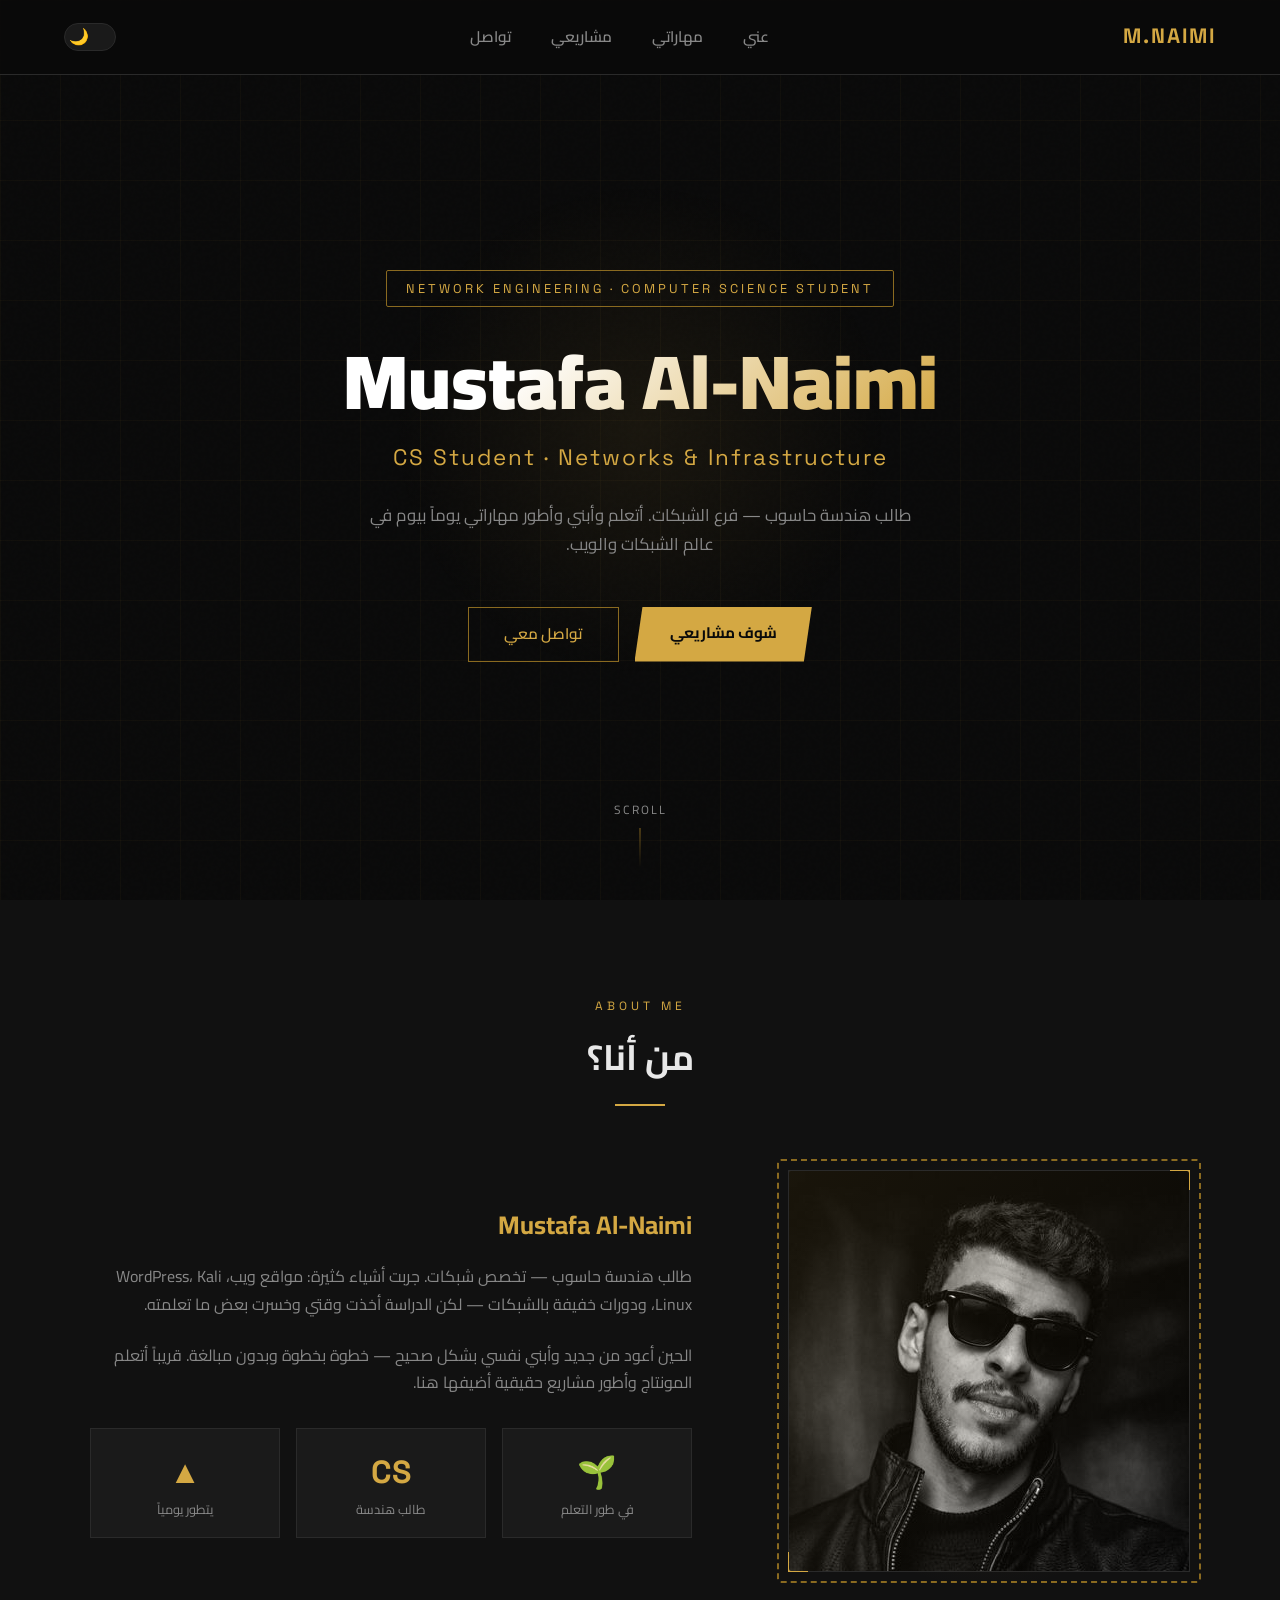
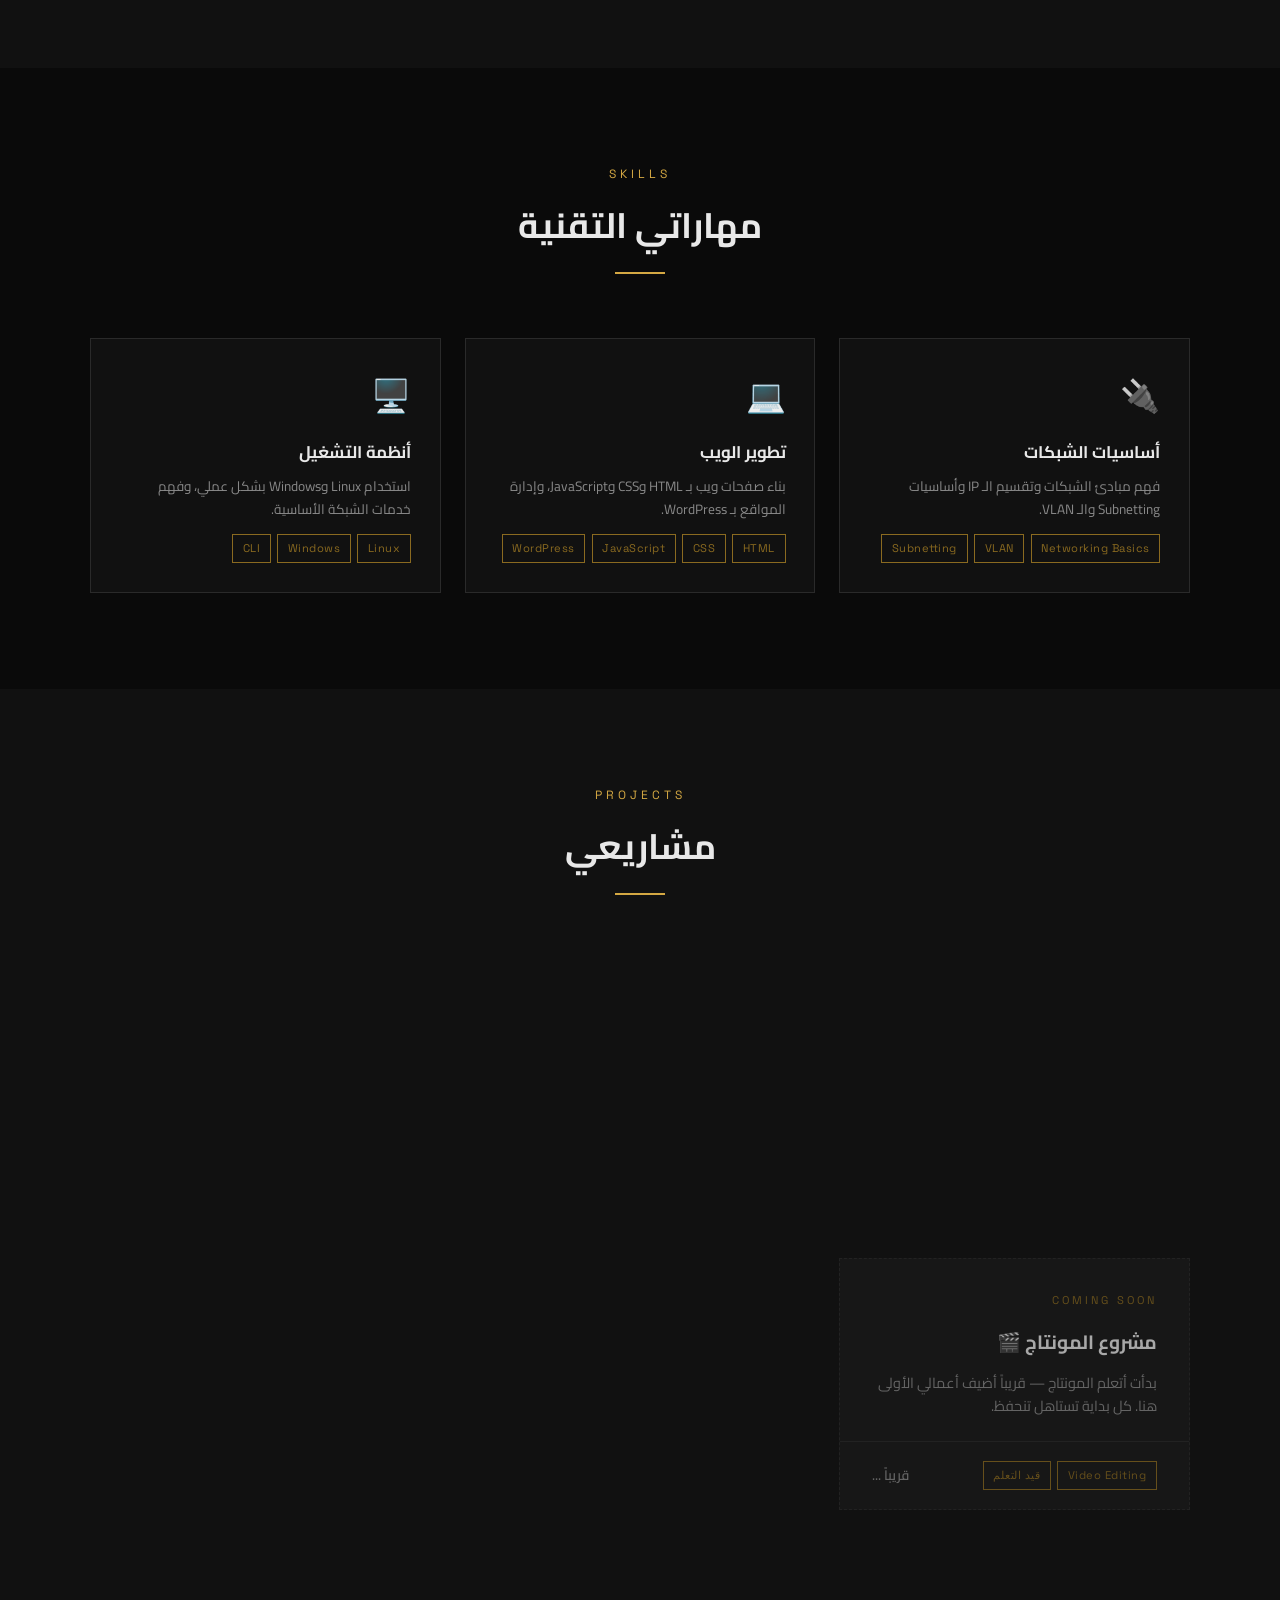
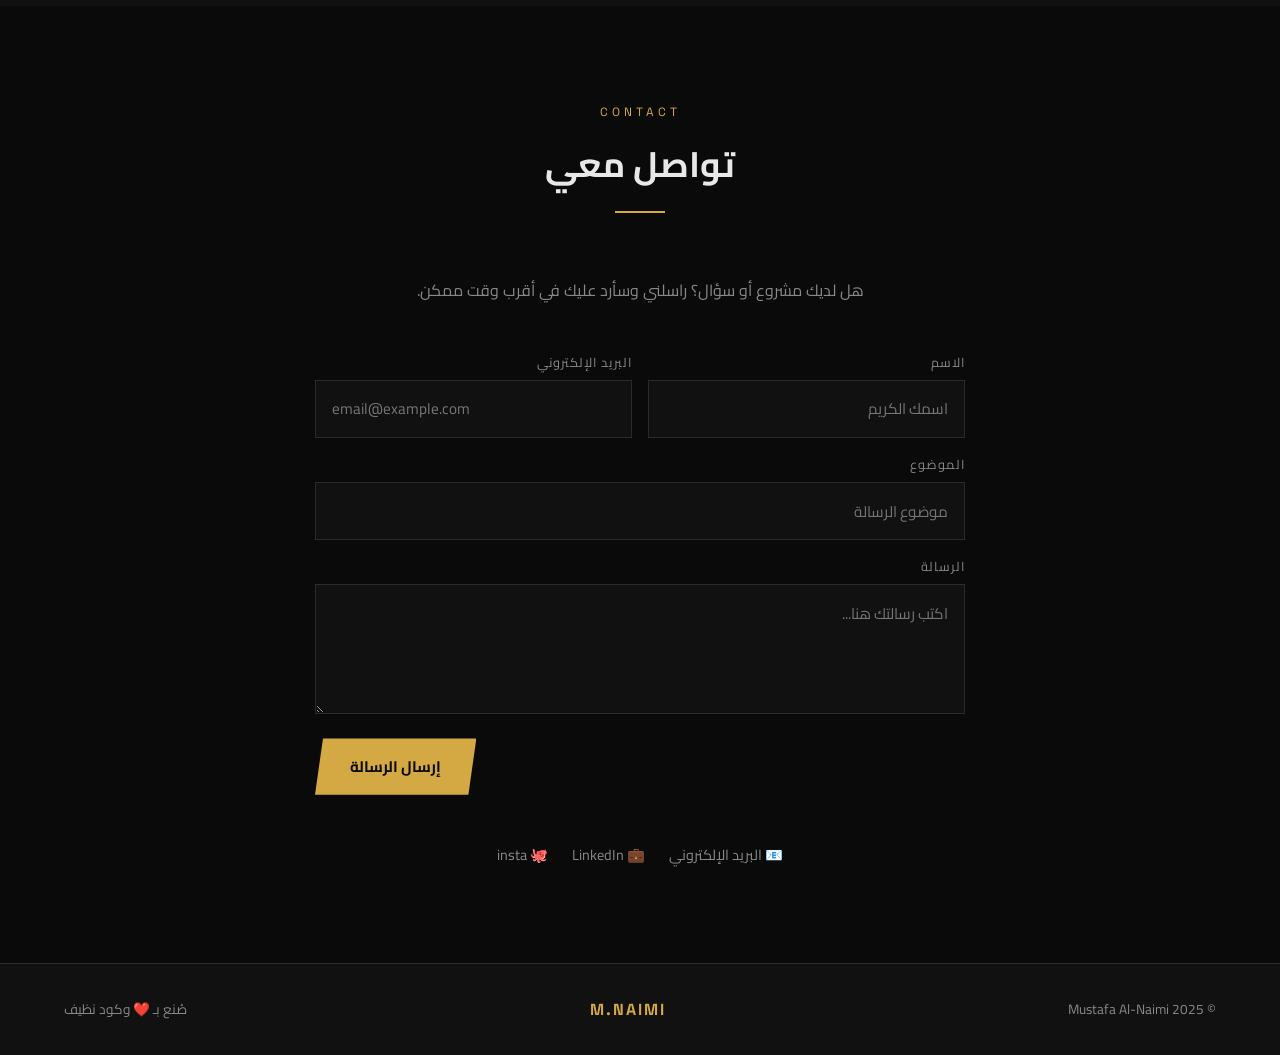
<file: index.html>
<!DOCTYPE html>
<html lang="ar" dir="rtl">
<head>
  <meta charset="UTF-8" />
  <meta name="viewport" content="width=device-width, initial-scale=1.0" />
  <title>Mustafa Al-Naimi | Network Engineer</title>
  <link rel="stylesheet" href="styke.css"/>
  <link href="https://fonts.googleapis.com/css2?family=Cairo:wght@300;400;600;700;900&family=Space+Grotesk:wght@400;600;700&display=swap" rel="stylesheet" />
</head>
<body>

  <!-- NAVBAR -->
  <nav>
    <a href="#hero" class="logo">M.NAIMI</a>
    <ul class="nav-links" id="navLinks">
      <li><a href="#about">عني</a></li>
      <li><a href="#skills">مهاراتي</a></li>
      <li><a href="#projects">مشاريعي</a></li>
      <li><a href="#contact">تواصل</a></li>
    </ul>
    <div style="display:flex;align-items:center;gap:0.6rem;">
      <button class="theme-toggle" id="themeToggle" title="تبديل الوضع">
        <span class="icon">🌙</span>
      </button>
      <button class="hamburger" id="hamburger" aria-label="القائمة">
        <span></span><span></span><span></span>
      </button>
    </div>
  </nav>

  <!-- HERO -->
  <section id="hero">
    <div class="hero-content">
      <div class="hero-badge">Network Engineering · Computer Science Student</div>
      <h1 class="hero-name">Mustafa Al-Naimi</h1>
      <p class="hero-title">CS Student · Networks & Infrastructure</p>
      <p class="hero-desc">
        طالب هندسة حاسوب — فرع الشبكات. أتعلم وأبني وأطور مهاراتي يوماً بيوم في عالم الشبكات والويب.
      </p>
      <div class="hero-cta">
        <a href="#projects" class="btn-primary">شوف مشاريعي</a>
        <a href="#contact" class="btn-outline">تواصل معي</a>
      </div>
    </div>
    <div class="scroll-hint">SCROLL</div>
  </section>

  <!-- ABOUT -->
  <section id="about">
    <div class="section-header fade-up">
      <p class="section-label">About Me</p>
      <h2 class="section-title">من أنا؟</h2>
      <div class="section-line"></div>
    </div>
    <div class="about-grid">
      <div class="about-avatar fade-up">
        <div class="avatar-frame">
          <div class="avatar-glow"></div>
          <div class="avatar-ring"></div>
          <div class="avatar-dot"></div>
          <div class="avatar-dot"></div>
          <div class="avatar-dot"></div>
          <!-- ضع رابط صورتك هنا بدل الإيموجي -->
          <img
            src="[data-uri]"
            alt="Mustafa Al-Naimi"
            class="avatar-img"
            id="profileImg"
          />
          <div class="avatar-corner tl"></div>
          <div class="avatar-corner br"></div>
        </div>
      </div>
      <div class="about-text fade-up">
        <h3>Mustafa Al-Naimi</h3>
        <p>
          طالب هندسة حاسوب — تخصص شبكات. جربت أشياء كثيرة: مواقع ويب، WordPress، Kali Linux، ودورات خفيفة بالشبكات — لكن الدراسة أخذت وقتي وخسرت بعض ما تعلمته.
        </p>
        <p>
          الحين أعود من جديد وأبني نفسي بشكل صحيح — خطوة بخطوة وبدون مبالغة. قريباً أتعلم المونتاج وأطور مشاريع حقيقية أضيفها هنا.
        </p>
        <div class="about-stats">
          <div class="stat-box">
            <div class="stat-num">🌱</div>
            <div class="stat-label">في طور التعلم</div>
          </div>
          <div class="stat-box">
            <div class="stat-num">CS</div>
            <div class="stat-label">طالب هندسة</div>
          </div>
          <div class="stat-box">
            <div class="stat-num">▲</div>
            <div class="stat-label">يتطور يومياً</div>
          </div>
        </div>
      </div>
    </div>
  </section>

  <!-- SKILLS -->
  <section id="skills">
    <div class="section-header fade-up">
      <p class="section-label">Skills</p>
      <h2 class="section-title">مهاراتي التقنية</h2>
      <div class="section-line"></div>
    </div>
    <div class="skills-grid">
      <div class="skill-card fade-up">
        <div class="skill-icon">🔌</div>
        <div class="skill-name">أساسيات الشبكات</div>
        <p style="color:var(--text-muted);font-size:0.85rem;">فهم مبادئ الشبكات وتقسيم الـ IP وأساسيات Subnetting والـ VLAN.</p>
        <div class="skill-tags">
          <span class="tag">Networking Basics</span>
          <span class="tag">VLAN</span>
          <span class="tag">Subnetting</span>
        </div>
      </div>
      <div class="skill-card fade-up">
        <div class="skill-icon">💻</div>
        <div class="skill-name">تطوير الويب</div>
        <p style="color:var(--text-muted);font-size:0.85rem;">بناء صفحات ويب بـ HTML وCSS وJavaScript، وإدارة المواقع بـ WordPress.</p>
        <div class="skill-tags">
          <span class="tag">HTML</span>
          <span class="tag">CSS</span>
          <span class="tag">JavaScript</span>
          <span class="tag">WordPress</span>
        </div>
      </div>
      <div class="skill-card fade-up">
        <div class="skill-icon">🖥️</div>
        <div class="skill-name">أنظمة التشغيل</div>
        <p style="color:var(--text-muted);font-size:0.85rem;">استخدام Linux وWindows بشكل عملي، وفهم خدمات الشبكة الأساسية.</p>
        <div class="skill-tags">
          <span class="tag">Linux</span>
          <span class="tag">Windows</span>
          <span class="tag">CLI</span>
        </div>
      </div>
    </div>
  </section>

  <!-- PROJECTS -->
  <section id="projects">
    <div class="section-header fade-up">
      <p class="section-label">Projects</p>
      <h2 class="section-title">مشاريعي</h2>
      <div class="section-line"></div>
    </div>
    <div class="projects-grid">

      <div class="project-card fade-up">
        <div class="project-top">
          <div class="project-num">PROJECT · 01</div>
          <div class="project-name">مواقع ويب بسيطة</div>
          <p class="project-desc">بنيت عدة صفحات ويب باستخدام HTML وCSS وشوية JavaScript — تجارب شخصية ساعدتني أفهم كيف تشتغل المواقع من الداخل.</p>
        </div>
        <div class="project-bottom">
          <div class="project-tech">
            <span class="tag">HTML</span>
            <span class="tag">CSS</span>
            <span class="tag">JavaScript</span>
          </div>
          <a href="#" class="project-link">شوف →</a>
        </div>
      </div>

      <div class="project-card fade-up">
        <div class="project-top">
          <div class="project-num">PROJECT · 02</div>
          <div class="project-name">مواقع WordPress</div>
          <p class="project-desc">جربت بناء وإدارة مواقع بـ WordPress — من اختيار القالب لضبط الإضافات وتخصيص التصميم.</p>
        </div>
        
        <div class="project-bottom">
          <div class="project-tech">
            <span class="tag">WordPress</span>
            <span class="tag">CMS</span>
          </div>
          <a href="#" class="project-link">شوف →</a>
        </div>
      </div>

      <div class="project-card fade-up">
        <div class="project-top">
          <div class="project-num">PROJECT · 03</div>
          <div class="project-name">تجارب على Kali Linux</div>
          <p class="project-desc">تعلمت أساسيات Kali Linux وجربت بعض أدوات الشبكات والأمن — دورات خفيفة كبداية في عالم الأمن السيبراني.</p>
        </div>
        <div class="project-bottom">
          <div class="project-tech">
            <span class="tag">Kali Linux</span>
            <span class="tag">CLI</span>
            <span class="tag">Networking</span>
          </div>
          <a href="#" class="project-link">شوف →</a>
        </div>
      </div>

      <div class="project-card fade-up" style="border-style: dashed; opacity: 0.7;">
        <div class="project-top">
          <div class="project-num">COMING SOON</div>
          <div class="project-name">مشروع المونتاج 🎬</div>
          <p class="project-desc">بدأت أتعلم المونتاج — قريباً أضيف أعمالي الأولى هنا. كل بداية تستاهل تنحفظ.</p>
        </div>
        <div class="project-bottom">
          <div class="project-tech">
            <span class="tag">Video Editing</span>
            <span class="tag">قيد التعلم</span>
          </div>
          <a href="#" class="project-link" style="color:var(--text-muted)">قريباً ...</a>
        </div>
      </div>


    </div>
  </section>

  <!-- CONTACT -->
  <section id="contact">
    <div class="section-header fade-up">
      <p class="section-label">Contact</p>
      <h2 class="section-title">تواصل معي</h2>
      <div class="section-line"></div>
    </div>
    <div class="contact-inner">
      <p>هل لديك مشروع أو سؤال؟ راسلني وسأرد عليك في أقرب وقت ممكن.</p>
      <div class="contact-form fade-up">
        <div class="form-row">
          <div class="form-group">
            <label>الاسم</label>
            <input type="text" placeholder="اسمك الكريم" />
          </div>
          <div class="form-group">
            <label>البريد الإلكتروني</label>
            <input type="email" placeholder="email@example.com" dir="ltr" />
          </div>
        </div>
        <div class="form-group">
          <label>الموضوع</label>
          <input type="text" placeholder="موضوع الرسالة" />
        </div>
        <div class="form-group">
          <label>الرسالة</label>
          <textarea placeholder="اكتب رسالتك هنا..."></textarea>
        </div>
        <button class="btn-primary" style="align-self:flex-end;margin-top:0.5rem;">إرسال الرسالة</button>
      </div>

      <div class="contact-links">
        <a href=" mailto:mostafaneamy19@gmail.com" class="contact-link">📧 البريد الإلكتروني</a>
        <a href="#" class="contact-link">💼 LinkedIn</a>
        <a href="mailto:mustafa_naimii" class="contact-link">🐙 insta</a>
      </div>
    </div>
  </section>

  <!-- FOOTER -->
  <footer>
    <p>© 2025 Mustafa Al-Naimi</p>
    <span class="footer-logo">M.NAIMI</span>
    <p>صُنع بـ ❤️ وكود نظيف</p>
  </footer>

  <script>
    // ── HAMBURGER MENU ──
    const hamburger = document.getElementById('hamburger');
    const navMenu = document.getElementById('navLinks');

    hamburger.addEventListener('click', () => {
      hamburger.classList.toggle('open');
      navMenu.classList.toggle('open');
    });

    navMenu.querySelectorAll('a').forEach(link => {
      link.addEventListener('click', () => {
        hamburger.classList.remove('open');
        navMenu.classList.remove('open');
      });
    });

    // ── THEME TOGGLE ──
    const toggleBtn = document.getElementById('themeToggle');
    const icon = toggleBtn.querySelector('.icon');
    const saved = localStorage.getItem('theme');
    if (saved === 'light') { document.body.classList.add('light'); icon.textContent = '☀️'; }

    toggleBtn.addEventListener('click', () => {
      const isLight = document.body.classList.toggle('light');
      icon.textContent = isLight ? '☀️' : '🌙';
      localStorage.setItem('theme', isLight ? 'light' : 'dark');
    });

    // ── SCROLL FADE-IN ──
    const observer = new IntersectionObserver((entries) => {
      entries.forEach((entry, i) => {
        if (entry.isIntersecting) {
          setTimeout(() => entry.target.classList.add('visible'), i * 100);
        }
      });
    }, { threshold: 0.1 });

    document.querySelectorAll('.fade-up').forEach(el => observer.observe(el));

    // ── NAVBAR ACTIVE LINK ──
    const sections = document.querySelectorAll('section[id]');
    const navLinks = document.querySelectorAll('.nav-links a');

    window.addEventListener('scroll', () => {
      let current = '';
      sections.forEach(sec => {
        if (window.scrollY >= sec.offsetTop - 100) current = sec.id;
      });
      navLinks.forEach(link => {
        link.style.color = link.getAttribute('href') === `#${current}` ? 'var(--gold)' : '';
      });
    });
  </script>
</body>
</html>
</file>
<file: styke.css>
:root {
      --gold: #D4A843;
      --gold-light: #F0C96A;
      --gold-dim: #8A6A20;
      --black: #0A0A0A;
      --surface: #111111;
      --surface2: #1A1A1A;
      --border: #2A2A2A;
      --text: #E8E8E8;
      --text-muted: #888;
      --font-ar: 'Cairo', sans-serif;
      --font-en: 'Space Grotesk', sans-serif;
      --nav-bg: rgba(10,10,10,0.85);
      --transition-theme: background 0.4s ease, color 0.4s ease, border-color 0.4s ease;
    }

    /* ── LIGHT MODE ── */
    body.light {
      --black: #F5F5F0;
      --surface: #EAEAE4;
      --surface2: #DEDED8;
      --border: #C8C8C0;
      --text: #1A1A1A;
      --text-muted: #555;
      --nav-bg: rgba(245,245,240,0.9);
    }

    body { transition: var(--transition-theme); }
    body.light nav { background: var(--nav-bg); }

    /* ── THEME TOGGLE ── */
    .theme-toggle {
      background: var(--surface2);
      border: 1px solid var(--border);
      cursor: pointer;
      width: 52px; height: 28px;
      border-radius: 14px;
      position: relative;
      transition: all 0.3s;
      flex-shrink: 0;
    }

    .theme-toggle .icon {
      position: absolute;
      top: 50%; left: 4px;
      transform: translateY(-50%);
      font-size: 1rem;
      transition: left 0.3s;
      line-height: 1;
    }

    body.light .theme-toggle .icon { left: calc(100% - 24px); }

    body.light .hero-name {
      background: linear-gradient(135deg, #1A1A1A 30%, var(--gold) 100%);
      -webkit-background-clip: text;
      -webkit-text-fill-color: transparent;
      background-clip: text;
    }

    *, *::before, *::after { margin: 0; padding: 0; box-sizing: border-box; }

    html { scroll-behavior: smooth; }

    body {
      background: var(--black);
      color: var(--text);
      font-family: var(--font-ar);
      line-height: 1.7;
      overflow-x: hidden;
    }

    /* ── NOISE TEXTURE OVERLAY ── */
    body::before {
      content: '';
      position: fixed;
      inset: 0;
      background-image: url("data:image/svg+xml,%3Csvg viewBox='0 0 256 256' xmlns='http://www.w3.org/2000/svg'%3E%3Cfilter id='noise'%3E%3CfeTurbulence type='fractalNoise' baseFrequency='0.9' numOctaves='4' stitchTiles='stitch'/%3E%3C/filter%3E%3Crect width='100%25' height='100%25' filter='url(%23noise)' opacity='0.03'/%3E%3C/svg%3E");
      pointer-events: none;
      z-index: 0;
      opacity: 0.4;
    }

    /* ── NAVBAR ── */
    nav {
      position: fixed;
      top: 0; left: 0; right: 0;
      z-index: 100;
      display: flex;
      justify-content: space-between;
      align-items: center;
      padding: 1.2rem 4rem;
      background: var(--nav-bg);
      backdrop-filter: blur(12px);
      border-bottom: 1px solid var(--border);
    }

    .logo {
      font-family: var(--font-en);
      font-size: 1.3rem;
      font-weight: 700;
      color: var(--gold);
      letter-spacing: 2px;
      text-decoration: none;
    }

    .nav-links {
      display: flex;
      gap: 2.5rem;
      list-style: none;
    }

    .nav-links a {
      color: var(--text-muted);
      text-decoration: none;
      font-size: 0.95rem;
      font-weight: 600;
      transition: color 0.3s;
      position: relative;
    }

    .nav-links a::after {
      content: '';
      position: absolute;
      bottom: -4px; right: 0;
      width: 0; height: 2px;
      background: var(--gold);
      transition: width 0.3s;
    }

    .nav-links a:hover { color: var(--gold); }
    .nav-links a:hover::after { width: 100%; }

    /* ── HERO ── */
    #hero {
      min-height: 100vh;
      display: flex;
      align-items: center;
      justify-content: center;
      position: relative;
      padding: 6rem 4rem 4rem;
      overflow: hidden;
    }

    /* Grid lines background */
    #hero::before {
      content: '';
      position: absolute;
      inset: 0;
      background-image:
        linear-gradient(rgba(212,168,67,0.04) 1px, transparent 1px),
        linear-gradient(90deg, rgba(212,168,67,0.04) 1px, transparent 1px);
      background-size: 60px 60px;
    }

    /* Glowing orb */
    #hero::after {
      content: '';
      position: absolute;
      top: 20%; left: 50%;
      transform: translateX(-50%);
      width: 500px; height: 500px;
      background: radial-gradient(circle, rgba(212,168,67,0.08) 0%, transparent 70%);
      pointer-events: none;
    }

    .hero-content {
      position: relative;
      z-index: 1;
      text-align: center;
      max-width: 800px;
    }

    .hero-badge {
      display: inline-block;
      border: 1px solid var(--gold-dim);
      color: var(--gold);
      font-size: 0.8rem;
      letter-spacing: 3px;
      padding: 0.4rem 1.2rem;
      border-radius: 2px;
      margin-bottom: 2rem;
      font-family: var(--font-en);
      text-transform: uppercase;
    }

    .hero-name {
      font-size: clamp(2.5rem, 6vw, 5rem);
      font-weight: 900;
      line-height: 1.1;
      margin-bottom: 1rem;
      background: linear-gradient(135deg, #fff 30%, var(--gold) 100%);
      -webkit-background-clip: text;
      -webkit-text-fill-color: transparent;
      background-clip: text;
    }

    .hero-title {
      font-family: var(--font-en);
      font-size: clamp(1rem, 2.5vw, 1.4rem);
      color: var(--gold);
      letter-spacing: 2px;
      margin-bottom: 1.5rem;
    }

    .hero-desc {
      color: var(--text-muted);
      font-size: 1.05rem;
      max-width: 560px;
      margin: 0 auto 3rem;
    }

    .hero-cta {
      display: inline-flex;
      gap: 1rem;
      flex-wrap: wrap;
      justify-content: center;
    }

    .btn-primary {
      background: var(--gold);
      color: var(--black);
      padding: 0.85rem 2.2rem;
      border: none;
      font-family: var(--font-ar);
      font-size: 0.95rem;
      font-weight: 700;
      cursor: pointer;
      text-decoration: none;
      transition: all 0.3s;
      clip-path: polygon(8px 0%, 100% 0%, calc(100% - 8px) 100%, 0% 100%);
    }

    .btn-primary:hover {
      background: var(--gold-light);
      transform: translateY(-2px);
    }

    .btn-outline {
      border: 1px solid var(--gold-dim);
      color: var(--gold);
      padding: 0.85rem 2.2rem;
      background: transparent;
      font-family: var(--font-ar);
      font-size: 0.95rem;
      font-weight: 600;
      cursor: pointer;
      text-decoration: none;
      transition: all 0.3s;
    }

    .btn-outline:hover {
      border-color: var(--gold);
      background: rgba(212,168,67,0.08);
    }

    /* Scroll indicator */
    .scroll-hint {
      position: absolute;
      bottom: 2rem; left: 50%;
      transform: translateX(-50%);
      display: flex;
      flex-direction: column;
      align-items: center;
      gap: 0.5rem;
      color: var(--text-muted);
      font-size: 0.75rem;
      letter-spacing: 2px;
      animation: bounce 2s infinite;
    }

    .scroll-hint::after {
      content: '';
      width: 1px; height: 40px;
      background: linear-gradient(var(--gold-dim), transparent);
    }

    @keyframes bounce {
      0%, 100% { transform: translateX(-50%) translateY(0); }
      50% { transform: translateX(-50%) translateY(8px); }
    }

    /* ── SECTIONS ── */
    section {
      padding: 6rem 4rem;
      position: relative;
    }

    .section-header {
      text-align: center;
      margin-bottom: 4rem;
    }

    .section-label {
      font-family: var(--font-en);
      font-size: 0.75rem;
      letter-spacing: 4px;
      color: var(--gold);
      text-transform: uppercase;
      margin-bottom: 0.75rem;
    }

    .section-title {
      font-size: 2.2rem;
      font-weight: 700;
      color: var(--text);
    }

    .section-line {
      width: 50px; height: 2px;
      background: var(--gold);
      margin: 1rem auto 0;
    }

    /* ── ABOUT ── */
    #about { background: var(--surface); }

    .about-grid {
      display: grid;
      grid-template-columns: 1fr 1.5fr;
      gap: 6rem;
      align-items: center;
      max-width: 1100px;
      margin: 0 auto;
    }

    .about-avatar {
      position: relative;
    }

    .avatar-frame {
      width: 100%;
      aspect-ratio: 1;
      background: var(--surface2);
      border: 1px solid var(--border);
      display: flex;
      align-items: center;
      justify-content: center;
      font-size: 5rem;
      position: relative;
      overflow: visible;
    }

    .avatar-frame::before {
      content: '';
      position: absolute;
      inset: 0;
      background: linear-gradient(135deg, rgba(212,168,67,0.1), transparent);
      z-index: 2;
      pointer-events: none;
    }

    .avatar-corner {
      position: absolute;
      width: 20px; height: 20px;
      border-color: var(--gold);
      border-style: solid;
    }

    .avatar-corner.tl { top: -1px; right: -1px; border-width: 2px 2px 0 0; }
    .avatar-corner.br { bottom: -1px; left: -1px; border-width: 0 0 2px 2px; }

    .about-text h3 {
      font-size: 1.6rem;
      font-weight: 700;
      margin-bottom: 1rem;
      color: var(--gold);
    }

    .about-text p {
      color: var(--text-muted);
      margin-bottom: 1.5rem;
      font-size: 1rem;
    }

    .about-stats {
      display: grid;
      grid-template-columns: repeat(3, 1fr);
      gap: 1rem;
      margin-top: 2rem;
    }

    .stat-box {
      border: 1px solid var(--border);
      padding: 1rem;
      text-align: center;
      background: var(--surface2);
    }

    .stat-num {
      font-family: var(--font-en);
      font-size: 2rem;
      font-weight: 700;
      color: var(--gold);
    }

    .stat-label {
      font-size: 0.8rem;
      color: var(--text-muted);
    }

    /* ── SKILLS ── */
    #skills { background: var(--black); }

    .skills-grid {
      display: grid;
      grid-template-columns: repeat(auto-fit, minmax(280px, 1fr));
      gap: 1.5rem;
      max-width: 1100px;
      margin: 0 auto;
    }

    .skill-card {
      background: var(--surface);
      border: 1px solid var(--border);
      padding: 1.8rem;
      transition: border-color 0.3s, transform 0.3s;
      position: relative;
      overflow: hidden;
    }

    .skill-card::before {
      content: '';
      position: absolute;
      top: 0; right: 0;
      width: 3px; height: 0;
      background: var(--gold);
      transition: height 0.3s;
    }

    .skill-card:hover { border-color: var(--gold-dim); transform: translateY(-4px); }
    .skill-card:hover::before { height: 100%; }

    .skill-icon {
      font-size: 2rem;
      margin-bottom: 1rem;
    }

    .skill-name {
      font-size: 1.05rem;
      font-weight: 700;
      margin-bottom: 0.5rem;
      color: var(--text);
    }

    .skill-tags {
      display: flex;
      flex-wrap: wrap;
      gap: 0.4rem;
      margin-top: 0.8rem;
    }

    .tag {
      font-family: var(--font-en);
      font-size: 0.7rem;
      padding: 0.25rem 0.6rem;
      border: 1px solid var(--gold-dim);
      color: var(--gold-dim);
      letter-spacing: 0.5px;
    }

    /* ── PROJECTS ── */
    #projects { background: var(--surface); }

    .projects-grid {
      display: grid;
      grid-template-columns: repeat(auto-fit, minmax(320px, 1fr));
      gap: 1.5rem;
      max-width: 1100px;
      margin: 0 auto;
    }

    .project-card {
      background: var(--surface2);
      border: 1px solid var(--border);
      overflow: hidden;
      transition: transform 0.3s, border-color 0.3s;
      position: relative;
    }

    .project-card:hover { transform: translateY(-6px); border-color: var(--gold-dim); }

    .project-top {
      padding: 2rem 2rem 1.5rem;
      border-bottom: 1px solid var(--border);
      position: relative;
    }

    .project-num {
      font-family: var(--font-en);
      font-size: 0.7rem;
      letter-spacing: 3px;
      color: var(--gold-dim);
      margin-bottom: 1rem;
    }

    .project-name {
      font-size: 1.2rem;
      font-weight: 700;
      margin-bottom: 0.75rem;
      color: var(--text);
    }

    .project-desc {
      font-size: 0.9rem;
      color: var(--text-muted);
      line-height: 1.6;
    }

    .project-bottom {
      padding: 1.2rem 2rem;
      display: flex;
      justify-content: space-between;
      align-items: center;
    }

    .project-tech {
      display: flex;
      gap: 0.4rem;
      flex-wrap: wrap;
    }

    .project-link {
      color: var(--gold);
      text-decoration: none;
      font-size: 0.85rem;
      font-weight: 600;
      display: flex;
      align-items: center;
      gap: 0.3rem;
      transition: gap 0.2s;
    }

    .project-link:hover { gap: 0.6rem; }

    /* ── CONTACT ── */
    #contact { background: var(--black); }

    .contact-inner {
      max-width: 650px;
      margin: 0 auto;
      text-align: center;
    }

    .contact-inner p {
      color: var(--text-muted);
      margin-bottom: 3rem;
      font-size: 1rem;
    }

    .contact-form {
      display: flex;
      flex-direction: column;
      gap: 1rem;
      text-align: right;
    }

    .form-row {
      display: grid;
      grid-template-columns: 1fr 1fr;
      gap: 1rem;
    }

    .form-group {
      display: flex;
      flex-direction: column;
      gap: 0.4rem;
    }

    .form-group label {
      font-size: 0.8rem;
      color: var(--text-muted);
      letter-spacing: 1px;
    }

    .form-group input,
    .form-group textarea {
      background: var(--surface);
      border: 1px solid var(--border);
      color: var(--text);
      padding: 0.85rem 1rem;
      font-family: var(--font-ar);
      font-size: 0.95rem;
      outline: none;
      transition: border-color 0.3s;
      resize: vertical;
    }

    .form-group input:focus,
    .form-group textarea:focus {
      border-color: var(--gold-dim);
    }

    .form-group textarea { min-height: 130px; }

    .contact-links {
      display: flex;
      justify-content: center;
      gap: 1.5rem;
      margin-top: 3rem;
    }

    .contact-link {
      display: flex;
      align-items: center;
      gap: 0.5rem;
      color: var(--text-muted);
      text-decoration: none;
      font-size: 0.9rem;
      transition: color 0.3s;
    }

    .contact-link:hover { color: var(--gold); }

    /* ── FOOTER ── */
    footer {
      background: var(--surface);
      border-top: 1px solid var(--border);
      padding: 2rem 4rem;
      display: flex;
      justify-content: space-between;
      align-items: center;
    }

    footer p {
      color: var(--text-muted);
      font-size: 0.85rem;
    }

    .footer-logo {
      font-family: var(--font-en);
      color: var(--gold);
      font-weight: 700;
      letter-spacing: 2px;
    }

    /* ── ANIMATIONS ── */
    .fade-up {
      opacity: 0;
      transform: translateY(30px);
      transition: opacity 0.7s ease, transform 0.7s ease;
    }

    .fade-up.visible {
      opacity: 1;
      transform: translateY(0);
    }

    /* ── AVATAR PHOTO ── */
    .avatar-img {
      width: 100%;
      height: 100%;
      object-fit: cover;
      object-position: center top;
      display: block;
      border-radius: 2px;
      position: relative;
      z-index: 1;
      transition: transform 0.4s ease;
    }

    .avatar-frame:hover .avatar-img { transform: scale(1.04); }

    /* Rotating gold ring — outside the frame */
    .avatar-ring {
      position: absolute;
      inset: -12px;
      border: 2px dashed var(--gold-dim);
      border-radius: 4px;
      animation: spinRing 12s linear infinite;
      z-index: 0;
      pointer-events: none;
    }

    @keyframes spinRing {
      from { transform: rotate(0deg); }
      to   { transform: rotate(360deg); }
    }

    /* Pulse glow behind avatar */
    .avatar-glow {
      position: absolute;
      inset: -20px;
      background: radial-gradient(circle, rgba(212,168,67,0.15) 0%, transparent 70%);
      animation: pulseGlow 3s ease-in-out infinite;
      z-index: 0;
      pointer-events: none;
    }

    @keyframes pulseGlow {
      0%, 100% { opacity: 0.5; transform: scale(1); }
      50%       { opacity: 1;   transform: scale(1.08); }
    }

   

    /* ── HAMBURGER ── */
    .hamburger {
      display: none;
      flex-direction: column;
      gap: 5px;
      cursor: pointer;
      padding: 4px;
      background: none;
      border: none;
    }

    .hamburger span {
      display: block;
      width: 22px; height: 2px;
      background: var(--gold);
      border-radius: 2px;
      transition: all 0.3s;
    }

    .hamburger.open span:nth-child(1) { transform: translateY(7px) rotate(45deg); }
    .hamburger.open span:nth-child(2) { opacity: 0; }
    .hamburger.open span:nth-child(3) { transform: translateY(-7px) rotate(-45deg); }

    /* ── MOBILE ── */
    @media (max-width: 768px) {
      nav {
        padding: 0.7rem 1.2rem;
        gap: 0.5rem;
      }

      .logo { font-size: 1rem; }

      .hamburger { display: flex; }

      .nav-links {
        display: none;
        position: absolute;
        top: 100%; left: 0; right: 0;
        flex-direction: column;
        gap: 0;
        background: var(--surface);
        border-bottom: 1px solid var(--border);
        padding: 0.5rem 0;
        z-index: 99;
      }

      .nav-links.open { display: flex; }

      .nav-links li a {
        display: block;
        padding: 0.7rem 1.5rem;
        font-size: 0.9rem;
        border-bottom: 1px solid var(--border);
      }

      .nav-links li:last-child a { border-bottom: none; }

      .theme-toggle { width: 44px; height: 24px; }

      section { padding: 4rem 1.2rem; }
      #hero { padding: 5rem 1.2rem 4rem; }
      .about-grid { grid-template-columns: 1fr; gap: 2rem; }
      .about-avatar { max-width: 220px; margin: 0 auto; }
      .form-row { grid-template-columns: 1fr; }
      footer { flex-direction: column; gap: 0.5rem; text-align: center; padding: 1.5rem; }
      .contact-links { flex-direction: column; align-items: center; gap: 0.8rem; }
      .skills-grid { grid-template-columns: 1fr; }
      .projects-grid { grid-template-columns: 1fr; }
    }

    @media (prefers-reduced-motion: reduce) {
      * { animation: none !important; transition: none !important; }
    }
</file>
